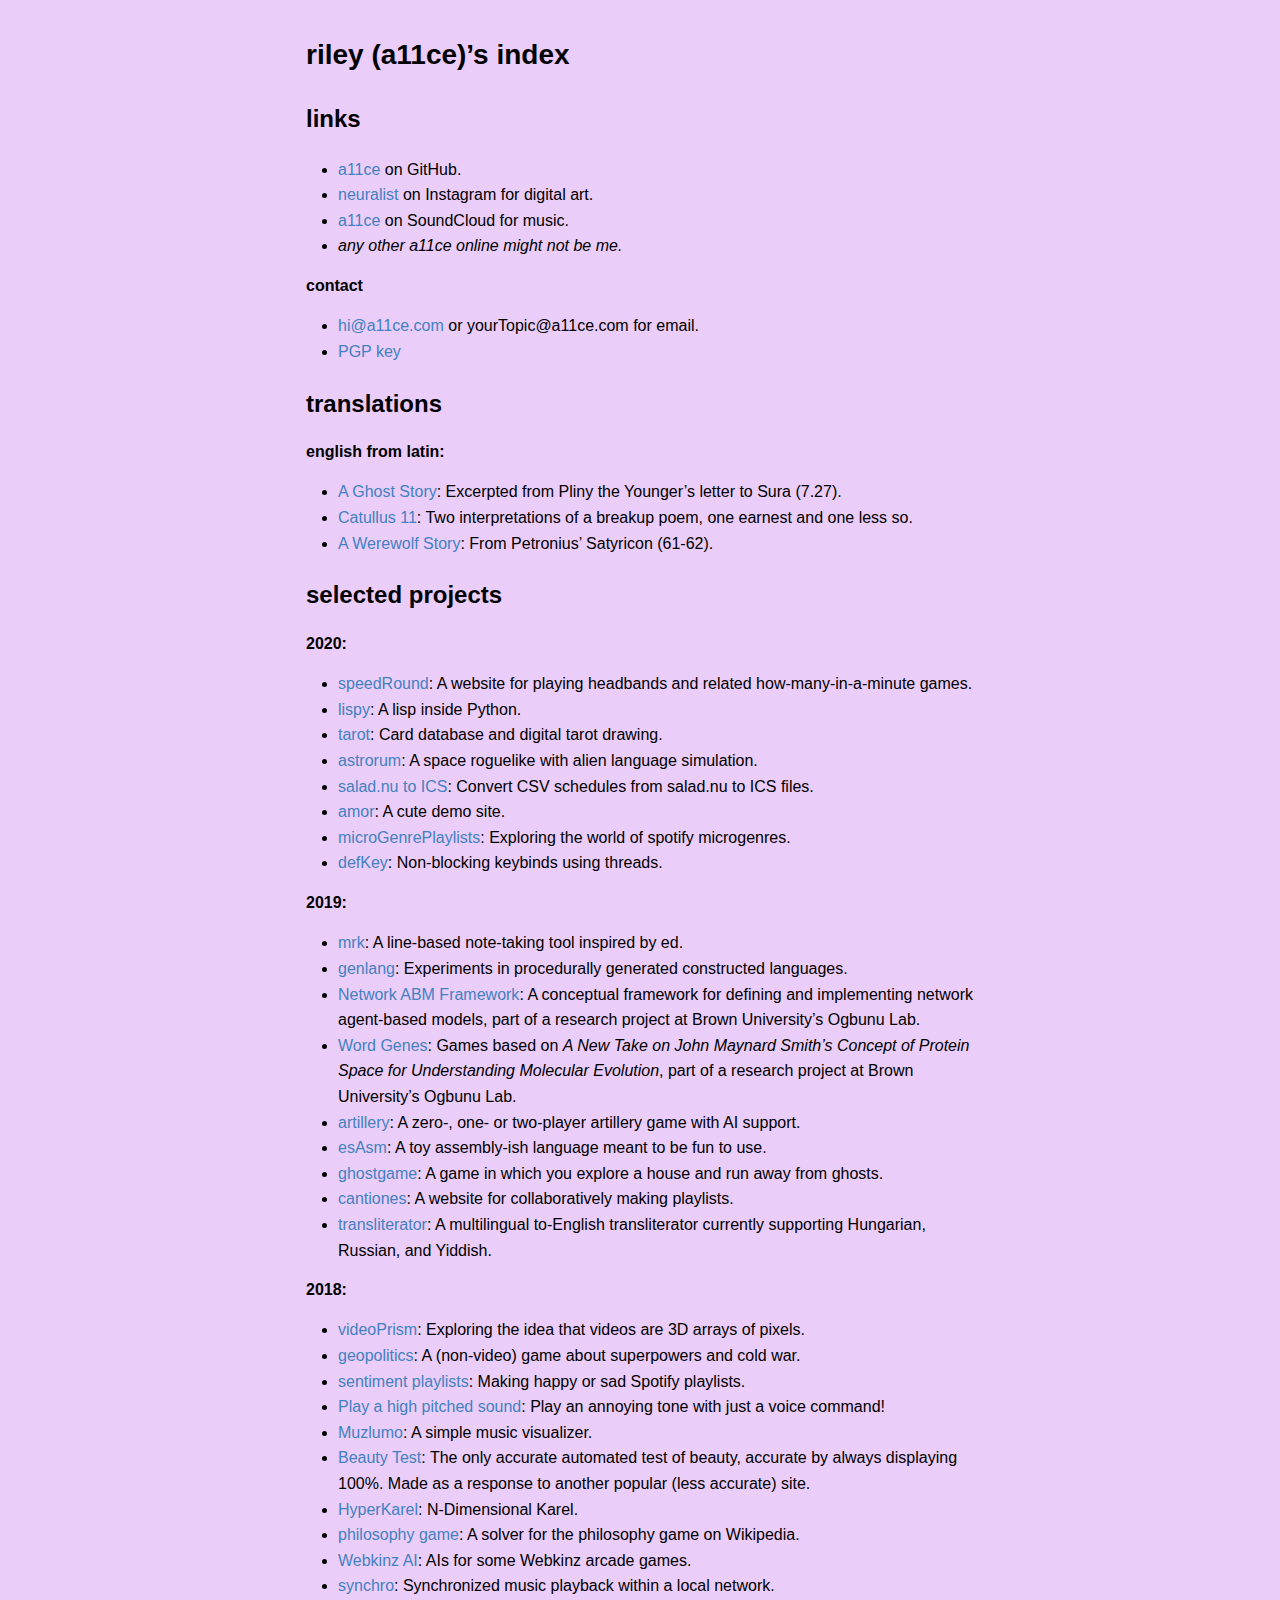
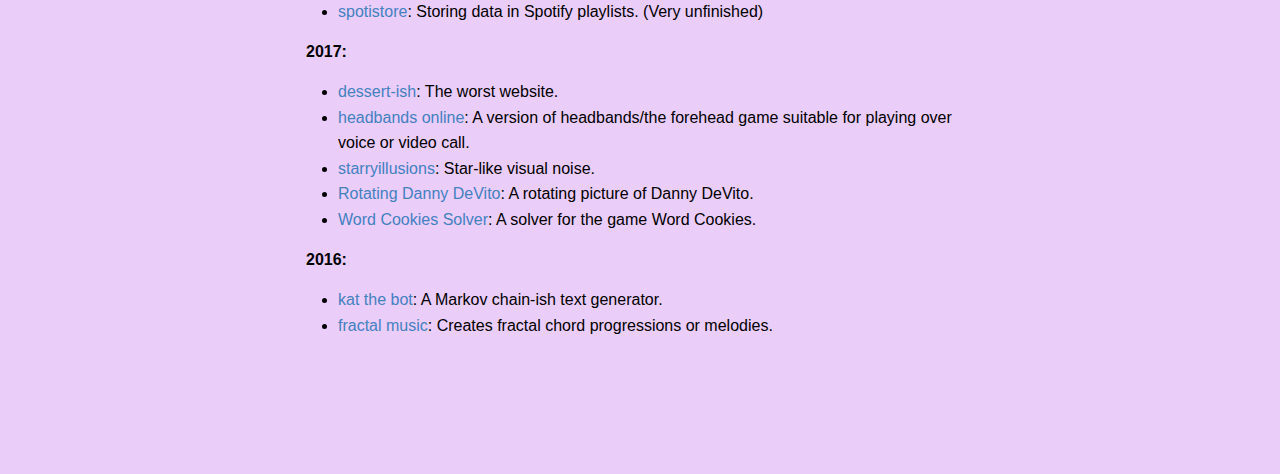
<file: index.html>
<!DOCTYPE html>
<html xmlns="http://www.w3.org/1999/xhtml" lang="" xml:lang="">
<head>
  <meta charset="utf-8" />
  <meta name="generator" content="pandoc" />
  <meta name="viewport" content="width=device-width, initial-scale=1.0, user-scalable=yes" />
  <title>riley (a11ce)'s index</title>
  <style>
    code{white-space: pre-wrap;}
    span.smallcaps{font-variant: small-caps;}
    span.underline{text-decoration: underline;}
    div.column{display: inline-block; vertical-align: top; width: 50%;}
    div.hanging-indent{margin-left: 1.5em; text-indent: -1.5em;}
    ul.task-list{list-style: none;}
  </style>
  <link rel="stylesheet" href="github.css" />
  <!--[if lt IE 9]>
    <script src="//cdnjs.cloudflare.com/ajax/libs/html5shiv/3.7.3/html5shiv-printshiv.min.js"></script>
  <![endif]-->
  <link rel="shortcut icon" type="image/x-icon" href="favicon.ico">

  <!-- Global site tag (gtag.js) - Google Analytics -->
  <script async src="https://www.googletagmanager.com/gtag/js?id=G-GV610JLNWC"></script>
  <script>
    window.dataLayer = window.dataLayer || [];
    function gtag(){dataLayer.push(arguments);}
    gtag('js', new Date());

    gtag('config', 'G-GV610JLNWC');
  </script>
</head>
<body>
<h1 id="riley-a11ces-index">riley (a11ce)’s index</h1>
<h2 id="links"><strong>links</strong></h2>
<ul>
<li><a href="https://github.com/a11ce">a11ce</a> on GitHub.</li>
<li><a href="https://www.instagram.com/neuralist/">neuralist</a> on Instagram for digital art.</li>
<li><a href="https://soundcloud.com/a11ce/">a11ce</a> on SoundCloud for music.</li>
<li><em>any other a11ce online might not be me.</em></li>
</ul>
<h5 id="contact">contact</h5>
<ul>
<li><a href="mailto:hi@a11ce.com">hi@a11ce.com</a> or yourTopic@a11ce.com for email.</li>
<li><a href="key.html">PGP key</a></li>
</ul>
<h2 id="translations"><strong>translations</strong></h2>
<h4 id="english-from-latin">english from latin:</h4>
<ul>
<li><a href="translation.html#a-ghost-story-from-pliny-7.27">A Ghost Story</a>: Excerpted from Pliny the Younger’s letter to Sura (7.27).</li>
<li><a href="translation.html#catullus-11">Catullus 11</a>: Two interpretations of a breakup poem, one earnest and one less so.</li>
<li><a href="translation.html#a-werewolf-story-from-satyricon-61-62">A Werewolf Story</a>: From Petronius’ Satyricon (61-62).</li>
</ul>
<h2 id="selected-projects"><strong>selected projects</strong></h2>
<h4 id="section">2020:</h4>
<ul>
<li><a href="https://a11ce.com/speedround">speedRound</a>: A website for playing headbands and related how-many-in-a-minute games.</li>
<li><a href="https://github.com/a11ce/lispy">lispy</a>: A lisp inside Python.</li>
<li><a href="https://github.com/a11ce/tarot">tarot</a>: Card database and digital tarot drawing.</li>
<li><a href="https://github.com/a11ce/astrorum">astrorum</a>: A space roguelike with alien language simulation.</li>
<li><a href="https://github.com/a11ce/saladnu-ics">salad.nu to ICS</a>: Convert CSV schedules from salad.nu to ICS files.</li>
<li><a href="https://a11ce.com/amor/">amor</a>: A cute demo site.</li>
<li><a href="https://github.com/a11ce/microGenrePlaylists">microGenrePlaylists</a>: Exploring the world of spotify microgenres.</li>
<li><a href="https://github.com/a11ce/defKey">defKey</a>: Non-blocking keybinds using threads.</li>
</ul>
<h4 id="section-1">2019:</h4>
<ul>
<li><a href="https://github.com/a11ce/mrk">mrk</a>: A line-based note-taking tool inspired by ed.</li>
<li><a href="https://github.com/a11ce/genlang">genlang</a>: Experiments in procedurally generated constructed languages.</li>
<li><a href="https://a11ce.github.io/network-ABM-framework/">Network ABM Framework</a>: A conceptual framework for defining and implementing network agent-based models, part of a research project at Brown University’s Ogbunu Lab.</li>
<li><a href="https://github.com/a11ce/word-genes">Word Genes</a>: Games based on <em>A New Take on John Maynard Smith’s Concept of Protein Space for Understanding Molecular Evolution</em>, part of a research project at Brown University’s Ogbunu Lab.</li>
<li><a href="https://github.com/a11ce/artillery">artillery</a>: A zero-, one- or two-player artillery game with AI support.</li>
<li><a href="https://github.com/a11ce/esAsm">esAsm</a>: A toy assembly-ish language meant to be fun to use.</li>
<li><a href="https://github.com/a11ce/ghostgame">ghostgame</a>: A game in which you explore a house and run away from ghosts.</li>
<li><a href="http://cantiones.herokuapp.com/">cantiones</a>: A website for collaboratively making playlists.</li>
<li><a href="https://github.com/a11ce/transliterator">transliterator</a>: A multilingual to-English transliterator currently supporting Hungarian, Russian, and Yiddish.</li>
</ul>
<h4 id="section-2">2018:</h4>
<ul>
<li><a href="https://github.com/a11ce/videoprism">videoPrism</a>: Exploring the idea that videos are 3D arrays of pixels.</li>
<li><a href="https://github.com/a11ce/geopolitics">geopolitics</a>: A (non-video) game about superpowers and cold war.</li>
<li><a href="https://github.com/a11ce/sentimentplaylists">sentiment playlists</a>: Making happy or sad Spotify playlists.</li>
<li><a href="https://github.com/a11ce/PlayAHighPitchedSound">Play a high pitched sound</a>: Play an annoying tone with just a voice command!</li>
<li><a href="https://github.com/a11ce/Muzlumo">Muzlumo</a>: A simple music visualizer.</li>
<li><a href="https://github.com/a11ce/beautytest">Beauty Test</a>: The only accurate automated test of beauty, accurate by always displaying 100%. Made as a response to another popular (less accurate) site.</li>
<li><a href="https://github.com/a11ce/HyperKarel">HyperKarel</a>: N-Dimensional Karel.</li>
<li><a href="https://github.com/a11ce/philosophy-game">philosophy game</a>: A solver for the philosophy game on Wikipedia.</li>
<li><a href="https://github.com/a11ce/webkinz-AI">Webkinz AI</a>: AIs for some Webkinz arcade games.</li>
<li><a href="https://github.com/a11ce/synchro">synchro</a>: Synchronized music playback within a local network.</li>
<li><a href="https://github.com/a11ce/spotistore">spotistore</a>: Storing data in Spotify playlists. (Very unfinished)</li>
</ul>
<h4 id="section-3">2017:</h4>
<ul>
<li><a href="https://github.com/a11ce/dessert-ish">dessert-ish</a>: The worst website.</li>
<li><a href="https://github.com/a11ce/headbands-online">headbands online</a>: A version of headbands/the forehead game suitable for playing over voice or video call.</li>
<li><a href="https://github.com/a11ce/starryillusions">starryillusions</a>: Star-like visual noise.</li>
<li><a href="https://github.com/a11ce/rotating-danny-devito">Rotating Danny DeVito</a>: A rotating picture of Danny DeVito.</li>
<li><a href="https://github.com/a11ce/wordcookiesolver">Word Cookies Solver</a>: A solver for the game Word Cookies.</li>
</ul>
<h4 id="section-4">2016:</h4>
<ul>
<li><a href="https://github.com/a11ce/kat-the-bot">kat the bot</a>: A Markov chain-ish text generator.</li>
<li><a href="https://github.com/a11ce/fractal-music">fractal music</a>: Creates fractal chord progressions or melodies.</li>
</ul>
</body>
</html>
</file>
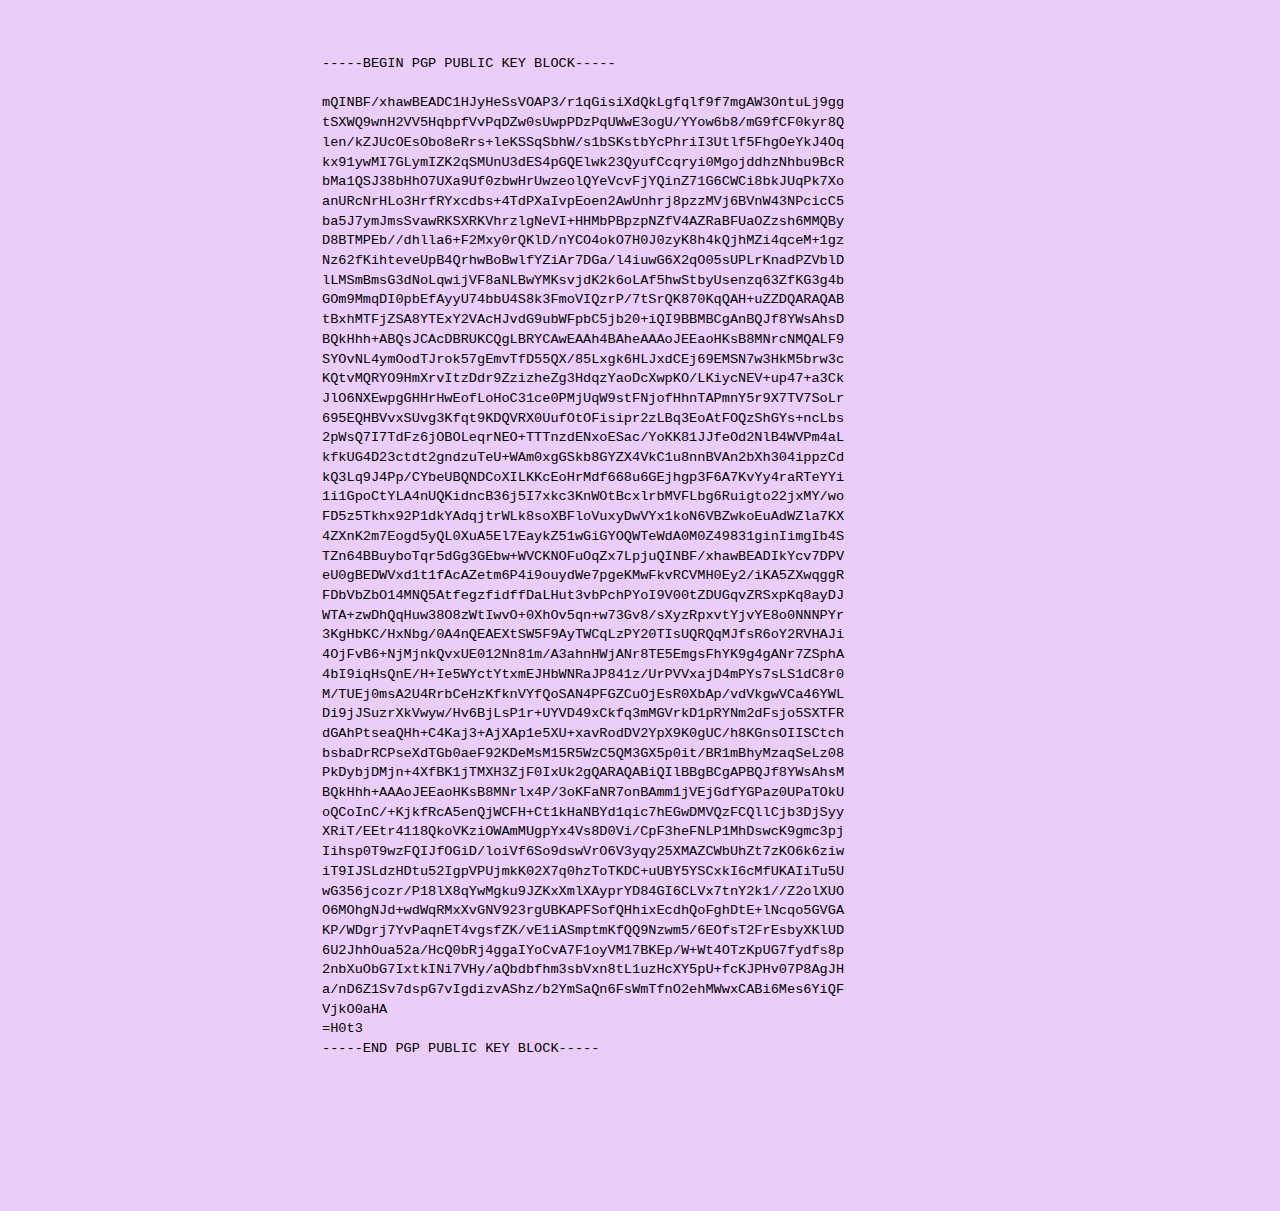
<file: key.html>
<!DOCTYPE html>
<html xmlns="http://www.w3.org/1999/xhtml" lang="" xml:lang="">
<head>
  <meta charset="utf-8" />
  <meta name="generator" content="pandoc" />
  <meta name="viewport" content="width=device-width, initial-scale=1.0, user-scalable=yes" />
  <title>riley (a11ce)'s pgp key</title>
  <style>
    code{white-space: pre-wrap;}
    span.smallcaps{font-variant: small-caps;}
    span.underline{text-decoration: underline;}
    div.column{display: inline-block; vertical-align: top; width: 50%;}
    div.hanging-indent{margin-left: 1.5em; text-indent: -1.5em;}
    ul.task-list{list-style: none;}
  </style>
  <link rel="stylesheet" href="github.css" />
  <!--[if lt IE 9]>
    <script src="//cdnjs.cloudflare.com/ajax/libs/html5shiv/3.7.3/html5shiv-printshiv.min.js"></script>
  <![endif]-->
  <link rel="shortcut icon" type="image/x-icon" href="favicon.ico">

  <!-- Global site tag (gtag.js) - Google Analytics -->
  <script async src="https://www.googletagmanager.com/gtag/js?id=G-GV610JLNWC"></script>
  <script>
    window.dataLayer = window.dataLayer || [];
    function gtag(){dataLayer.push(arguments);}
    gtag('js', new Date());

    gtag('config', 'G-GV610JLNWC');
  </script>
</head>
<body>
<pre><code>-----BEGIN PGP PUBLIC KEY BLOCK-----

mQINBF/xhawBEADC1HJyHeSsVOAP3/r1qGisiXdQkLgfqlf9f7mgAW3OntuLj9gg
tSXWQ9wnH2VV5HqbpfVvPqDZw0sUwpPDzPqUWwE3ogU/YYow6b8/mG9fCF0kyr8Q
len/kZJUcOEsObo8eRrs+leKSSqSbhW/s1bSKstbYcPhriI3Utlf5FhgOeYkJ4Oq
kx91ywMI7GLymIZK2qSMUnU3dES4pGQElwk23QyufCcqryi0MgojddhzNhbu9BcR
bMa1QSJ38bHhO7UXa9Uf0zbwHrUwzeolQYeVcvFjYQinZ71G6CWCi8bkJUqPk7Xo
anURcNrHLo3HrfRYxcdbs+4TdPXaIvpEoen2AwUnhrj8pzzMVj6BVnW43NPcicC5
ba5J7ymJmsSvawRKSXRKVhrzlgNeVI+HHMbPBpzpNZfV4AZRaBFUaOZzsh6MMQBy
D8BTMPEb//dhlla6+F2Mxy0rQKlD/nYCO4okO7H0J0zyK8h4kQjhMZi4qceM+1gz
Nz62fKihteveUpB4QrhwBoBwlfYZiAr7DGa/l4iuwG6X2qO05sUPLrKnadPZVblD
lLMSmBmsG3dNoLqwijVF8aNLBwYMKsvjdK2k6oLAf5hwStbyUsenzq63ZfKG3g4b
GOm9MmqDI0pbEfAyyU74bbU4S8k3FmoVIQzrP/7tSrQK870KqQAH+uZZDQARAQAB
tBxhMTFjZSA8YTExY2VAcHJvdG9ubWFpbC5jb20+iQI9BBMBCgAnBQJf8YWsAhsD
BQkHhh+ABQsJCAcDBRUKCQgLBRYCAwEAAh4BAheAAAoJEEaoHKsB8MNrcNMQALF9
SYOvNL4ymOodTJrok57gEmvTfD55QX/85Lxgk6HLJxdCEj69EMSN7w3HkM5brw3c
KQtvMQRYO9HmXrvItzDdr9ZzizheZg3HdqzYaoDcXwpKO/LKiycNEV+up47+a3Ck
JlO6NXEwpgGHHrHwEofLoHoC31ce0PMjUqW9stFNjofHhnTAPmnY5r9X7TV7SoLr
695EQHBVvxSUvg3Kfqt9KDQVRX0UufOtOFisipr2zLBq3EoAtFOQzShGYs+ncLbs
2pWsQ7I7TdFz6jOBOLeqrNEO+TTTnzdENxoESac/YoKK81JJfeOd2NlB4WVPm4aL
kfkUG4D23ctdt2gndzuTeU+WAm0xgGSkb8GYZX4VkC1u8nnBVAn2bXh304ippzCd
kQ3Lq9J4Pp/CYbeUBQNDCoXILKKcEoHrMdf668u6GEjhgp3F6A7KvYy4raRTeYYi
1i1GpoCtYLA4nUQKidncB36j5I7xkc3KnWOtBcxlrbMVFLbg6Ruigto22jxMY/wo
FD5z5Tkhx92P1dkYAdqjtrWLk8soXBFloVuxyDwVYx1koN6VBZwkoEuAdWZla7KX
4ZXnK2m7Eogd5yQL0XuA5El7EaykZ51wGiGYOQWTeWdA0M0Z49831ginIimgIb4S
TZn64BBuyboTqr5dGg3GEbw+WVCKNOFuOqZx7LpjuQINBF/xhawBEADIkYcv7DPV
eU0gBEDWVxd1t1fAcAZetm6P4i9ouydWe7pgeKMwFkvRCVMH0Ey2/iKA5ZXwqggR
FDbVbZbO14MNQ5AtfegzfidffDaLHut3vbPchPYoI9V00tZDUGqvZRSxpKq8ayDJ
WTA+zwDhQqHuw38O8zWtIwvO+0XhOv5qn+w73Gv8/sXyzRpxvtYjvYE8o0NNNPYr
3KgHbKC/HxNbg/0A4nQEAEXtSW5F9AyTWCqLzPY20TIsUQRQqMJfsR6oY2RVHAJi
4OjFvB6+NjMjnkQvxUE012Nn81m/A3ahnHWjANr8TE5EmgsFhYK9g4gANr7ZSphA
4bI9iqHsQnE/H+Ie5WYctYtxmEJHbWNRaJP841z/UrPVVxajD4mPYs7sLS1dC8r0
M/TUEj0msA2U4RrbCeHzKfknVYfQoSAN4PFGZCuOjEsR0XbAp/vdVkgwVCa46YWL
Di9jJSuzrXkVwyw/Hv6BjLsP1r+UYVD49xCkfq3mMGVrkD1pRYNm2dFsjo5SXTFR
dGAhPtseaQHh+C4Kaj3+AjXAp1e5XU+xavRodDV2YpX9K0gUC/h8KGnsOIISCtch
bsbaDrRCPseXdTGb0aeF92KDeMsM15R5WzC5QM3GX5p0it/BR1mBhyMzaqSeLz08
PkDybjDMjn+4XfBK1jTMXH3ZjF0IxUk2gQARAQABiQIlBBgBCgAPBQJf8YWsAhsM
BQkHhh+AAAoJEEaoHKsB8MNrlx4P/3oKFaNR7onBAmm1jVEjGdfYGPaz0UPaTOkU
oQCoInC/+KjkfRcA5enQjWCFH+Ct1kHaNBYd1qic7hEGwDMVQzFCQllCjb3DjSyy
XRiT/EEtr4118QkoVKziOWAmMUgpYx4Vs8D0Vi/CpF3heFNLP1MhDswcK9gmc3pj
Iihsp0T9wzFQIJfOGiD/loiVf6So9dswVrO6V3yqy25XMAZCWbUhZt7zKO6k6ziw
iT9IJSLdzHDtu52IgpVPUjmkK02X7q0hzToTKDC+uUBY5YSCxkI6cMfUKAIiTu5U
wG356jcozr/P18lX8qYwMgku9JZKxXmlXAyprYD84GI6CLVx7tnY2k1//Z2olXUO
O6MOhgNJd+wdWqRMxXvGNV923rgUBKAPFSofQHhixEcdhQoFghDtE+lNcqo5GVGA
KP/WDgrj7YvPaqnET4vgsfZK/vE1iASmptmKfQQ9Nzwm5/6EOfsT2FrEsbyXKlUD
6U2JhhOua52a/HcQ0bRj4ggaIYoCvA7F1oyVM17BKEp/W+Wt4OTzKpUG7fydfs8p
2nbXuObG7IxtkINi7VHy/aQbdbfhm3sbVxn8tL1uzHcXY5pU+fcKJPHv07P8AgJH
a/nD6Z1Sv7dspG7vIgdizvAShz/b2YmSaQn6FsWmTfnO2ehMWwxCABi6Mes6YiQF
VjkO0aHA
=H0t3
-----END PGP PUBLIC KEY BLOCK-----</code></pre>
</body>
</html>
</file>
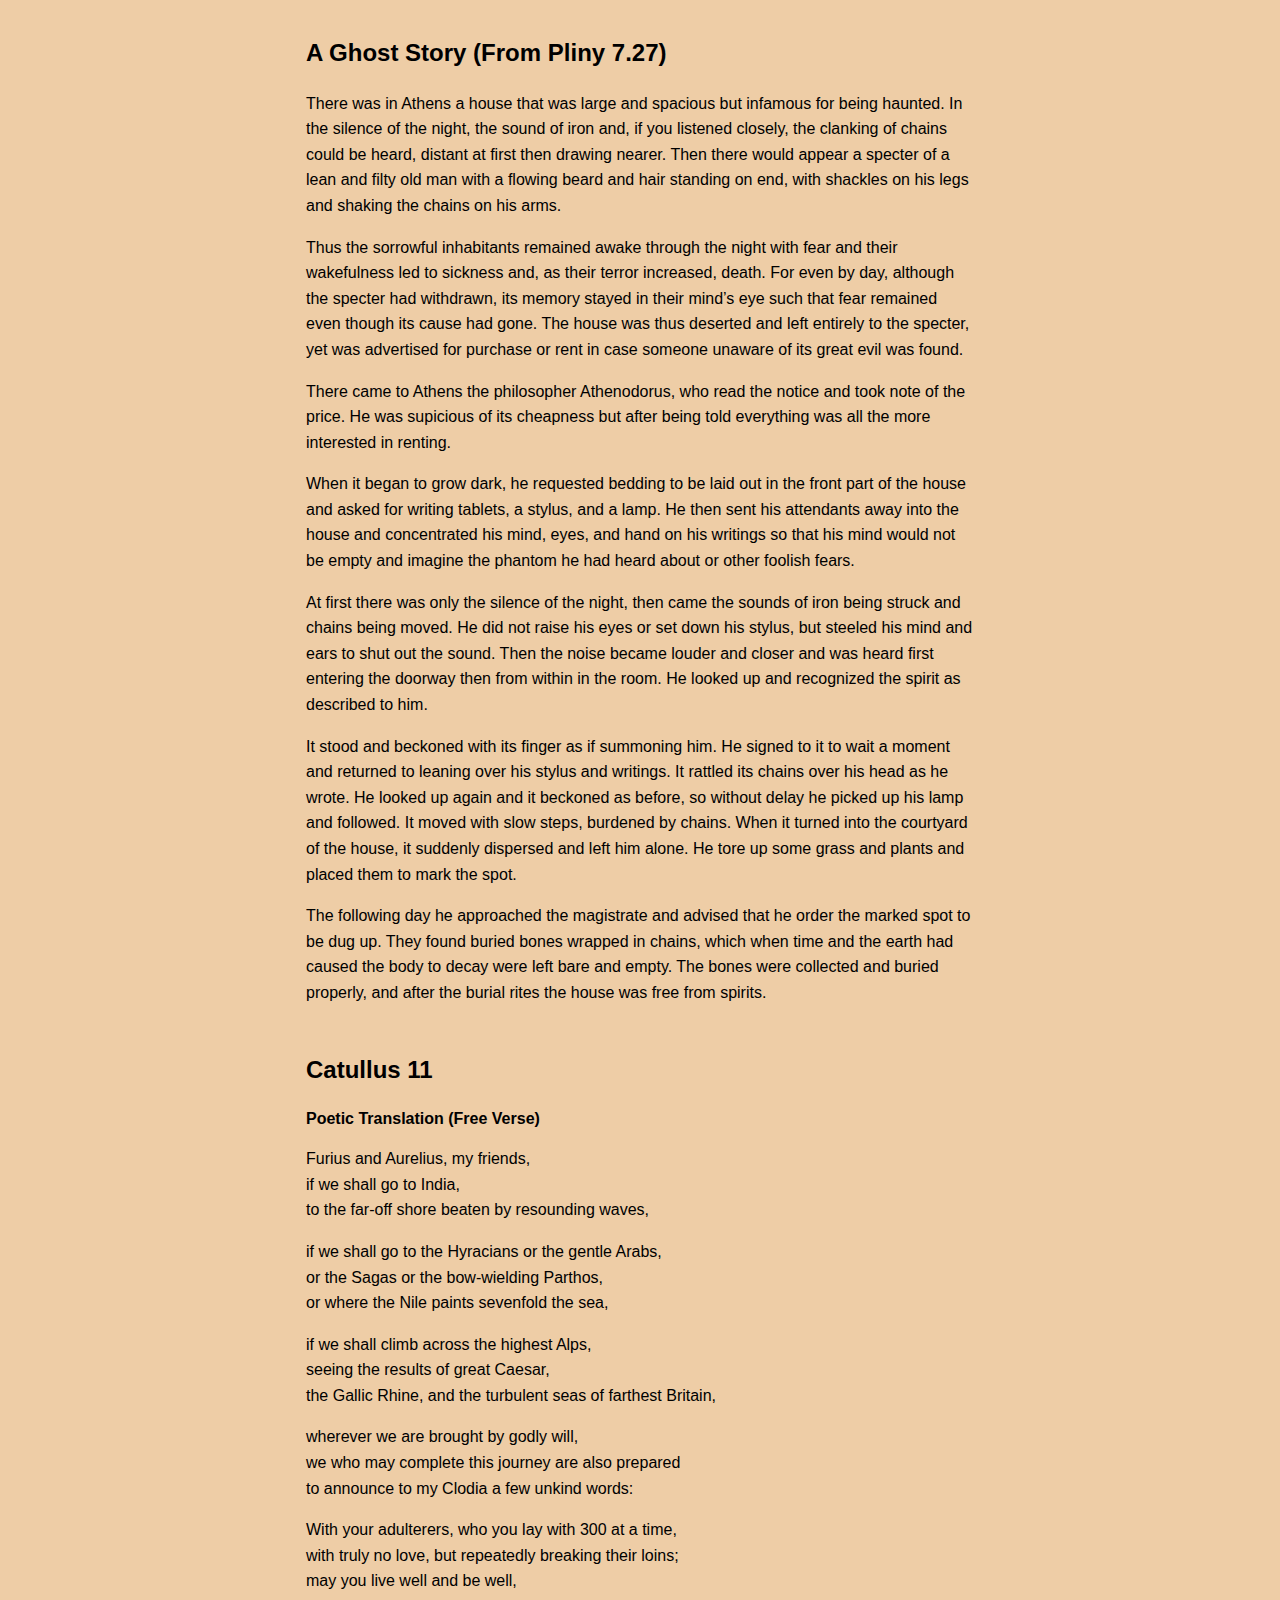
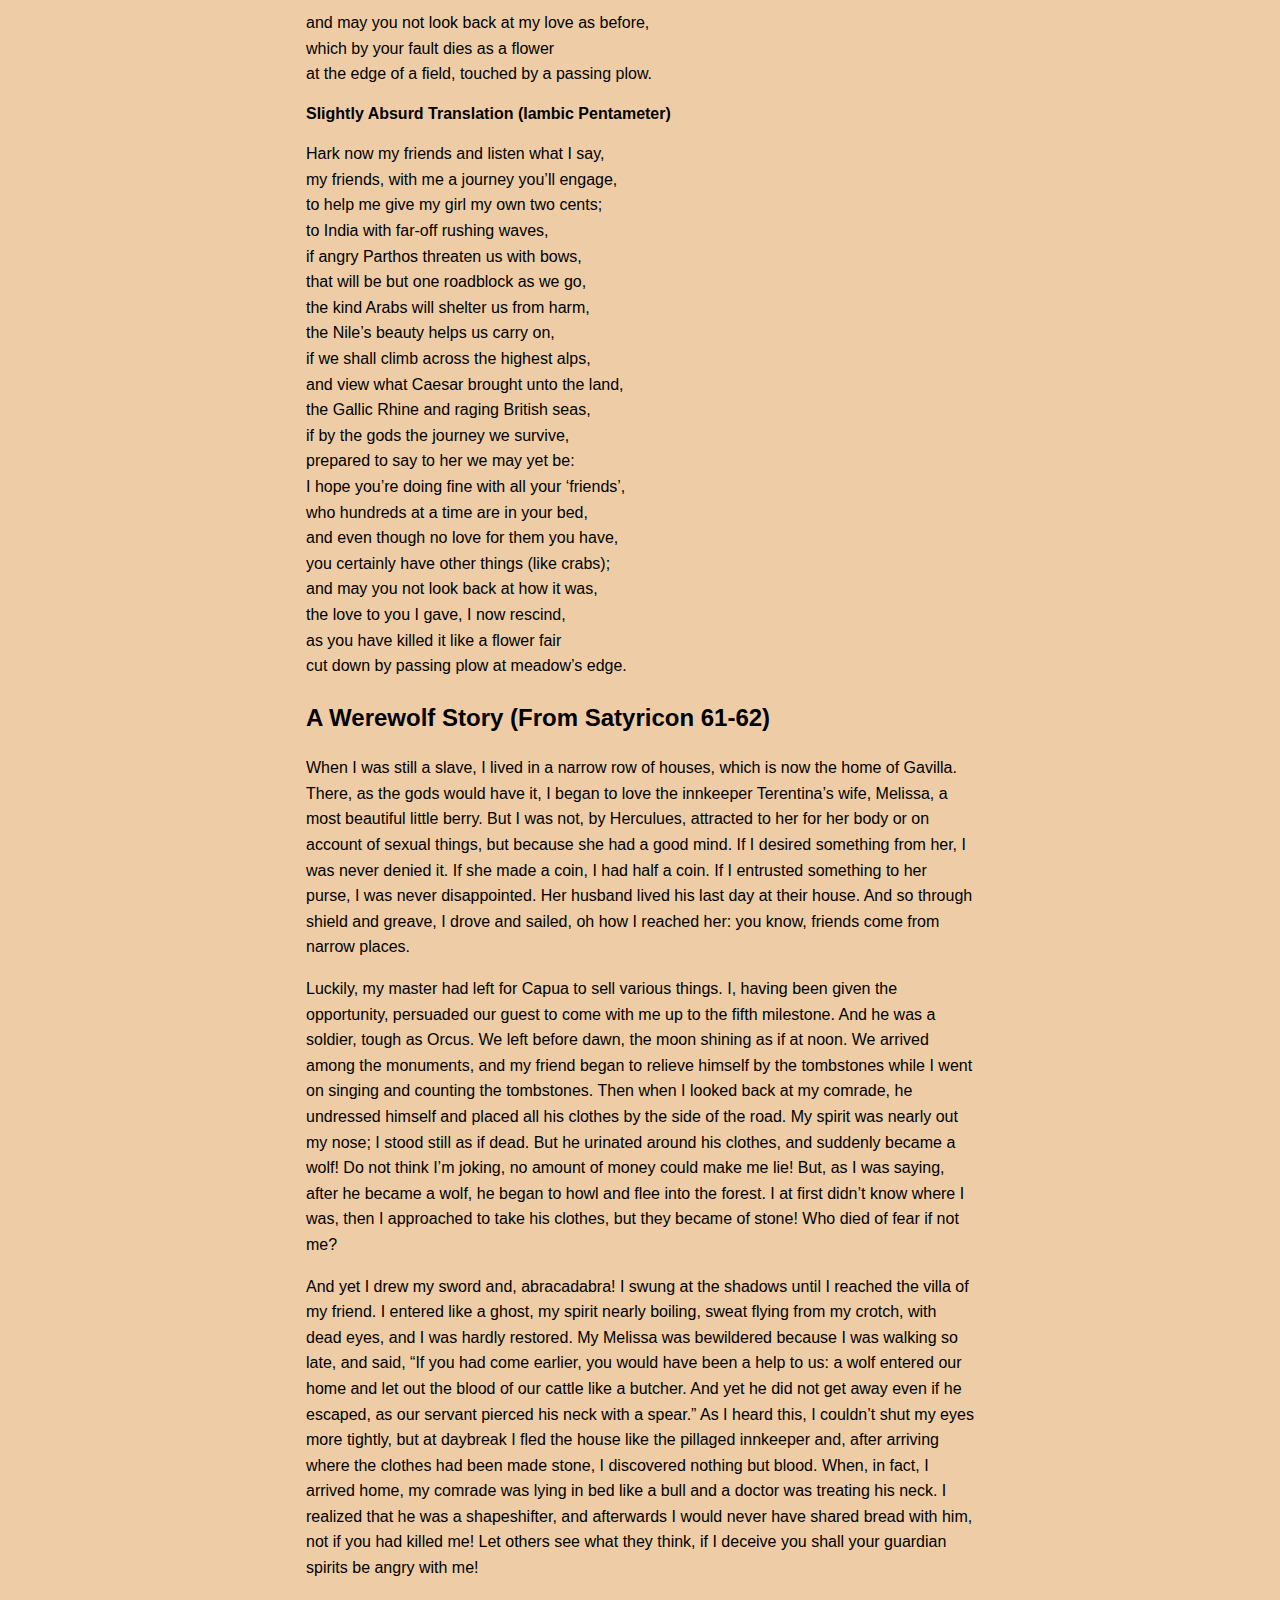
<file: translation.html>
<!DOCTYPE html>
<html xmlns="http://www.w3.org/1999/xhtml" lang="" xml:lang="">
<head>
  <meta charset="utf-8" />
  <meta name="generator" content="pandoc" />
  <meta name="viewport" content="width=device-width, initial-scale=1.0, user-scalable=yes" />
  <title>riley (a11ce)'s translations</title>
  <style>
    code{white-space: pre-wrap;}
    span.smallcaps{font-variant: small-caps;}
    span.underline{text-decoration: underline;}
    div.column{display: inline-block; vertical-align: top; width: 50%;}
    div.hanging-indent{margin-left: 1.5em; text-indent: -1.5em;}
    ul.task-list{list-style: none;}
  </style>
  <link rel="stylesheet" href="github.css" />
  <link rel="stylesheet" href="translation.css" />
  <!--[if lt IE 9]>
    <script src="//cdnjs.cloudflare.com/ajax/libs/html5shiv/3.7.3/html5shiv-printshiv.min.js"></script>
  <![endif]-->
  <link rel="shortcut icon" type="image/x-icon" href="favicon.ico">

  <!-- Global site tag (gtag.js) - Google Analytics -->
  <script async src="https://www.googletagmanager.com/gtag/js?id=G-GV610JLNWC"></script>
  <script>
    window.dataLayer = window.dataLayer || [];
    function gtag(){dataLayer.push(arguments);}
    gtag('js', new Date());

    gtag('config', 'G-GV610JLNWC');
  </script>
</head>
<body>
<h2 id="a-ghost-story-from-pliny-7.27"><strong>A Ghost Story (From Pliny 7.27)</strong></h2>
<p>There was in Athens a house that was large and spacious but infamous for being haunted. In the silence of the night, the sound of iron and, if you listened closely, the clanking of chains could be heard, distant at first then drawing nearer. Then there would appear a specter of a lean and filty old man with a flowing beard and hair standing on end, with shackles on his legs and shaking the chains on his arms.</p>
<p>Thus the sorrowful inhabitants remained awake through the night with fear and their wakefulness led to sickness and, as their terror increased, death. For even by day, although the specter had withdrawn, its memory stayed in their mind’s eye such that fear remained even though its cause had gone. The house was thus deserted and left entirely to the specter, yet was advertised for purchase or rent in case someone unaware of its great evil was found.</p>
<p>There came to Athens the philosopher Athenodorus, who read the notice and took note of the price. He was supicious of its cheapness but after being told everything was all the more interested in renting.</p>
<p>When it began to grow dark, he requested bedding to be laid out in the front part of the house and asked for writing tablets, a stylus, and a lamp. He then sent his attendants away into the house and concentrated his mind, eyes, and hand on his writings so that his mind would not be empty and imagine the phantom he had heard about or other foolish fears.</p>
<p>At first there was only the silence of the night, then came the sounds of iron being struck and chains being moved. He did not raise his eyes or set down his stylus, but steeled his mind and ears to shut out the sound. Then the noise became louder and closer and was heard first entering the doorway then from within in the room. He looked up and recognized the spirit as described to him.</p>
<p>It stood and beckoned with its finger as if summoning him. He signed to it to wait a moment and returned to leaning over his stylus and writings. It rattled its chains over his head as he wrote. He looked up again and it beckoned as before, so without delay he picked up his lamp and followed. It moved with slow steps, burdened by chains. When it turned into the courtyard of the house, it suddenly dispersed and left him alone. He tore up some grass and plants and placed them to mark the spot.</p>
<p>The following day he approached the magistrate and advised that he order the marked spot to be dug up. They found buried bones wrapped in chains, which when time and the earth had caused the body to decay were left bare and empty. The bones were collected and buried properly, and after the burial rites the house was free from spirits.<br />
<br></p>
<h2 id="catullus-11"><strong>Catullus 11</strong></h2>
<h4 id="poetic-translation-free-verse">Poetic Translation (Free Verse)</h4>
<p>Furius and Aurelius, my friends,<br />
if we shall go to India,<br />
to the far-off shore beaten by resounding waves,</p>
<p>if we shall go to the Hyracians or the gentle Arabs,<br />
or the Sagas or the bow-wielding Parthos,<br />
or where the Nile paints sevenfold the sea,</p>
<p>if we shall climb across the highest Alps,<br />
seeing the results of great Caesar,<br />
the Gallic Rhine, and the turbulent seas of farthest Britain,</p>
<p>wherever we are brought by godly will,<br />
we who may complete this journey are also prepared<br />
to announce to my Clodia a few unkind words:</p>
<p>With your adulterers, who you lay with 300 at a time,<br />
with truly no love, but repeatedly breaking their loins;<br />
may you live well and be well,</p>
<p>and may you not look back at my love as before,<br />
which by your fault dies as a flower<br />
at the edge of a field, touched by a passing plow.<br />
</p>
<h4 id="slightly-absurd-translation-iambic-pentameter">Slightly Absurd Translation (Iambic Pentameter)</h4>
<p>Hark now my friends and listen what I say,<br />
my friends, with me a journey you’ll engage,<br />
to help me give my girl my own two cents;<br />
to India with far-off rushing waves,<br />
if angry Parthos threaten us with bows,<br />
that will be but one roadblock as we go,<br />
the kind Arabs will shelter us from harm,<br />
the Nile’s beauty helps us carry on,<br />
if we shall climb across the highest alps,<br />
and view what Caesar brought unto the land,<br />
the Gallic Rhine and raging British seas,<br />
if by the gods the journey we survive,<br />
prepared to say to her we may yet be:<br />
I hope you’re doing fine with all your ‘friends’,<br />
who hundreds at a time are in your bed,<br />
and even though no love for them you have,<br />
you certainly have other things (like crabs);<br />
and may you not look back at how it was,<br />
the love to you I gave, I now rescind,<br />
as you have killed it like a flower fair<br />
cut down by passing plow at meadow’s edge.<br />
</p>
<h2 id="a-werewolf-story-from-satyricon-61-62"><strong>A Werewolf Story (From Satyricon 61-62)</strong></h2>
<p>When I was still a slave, I lived in a narrow row of houses, which is now the home of Gavilla. There, as the gods would have it, I began to love the innkeeper Terentina’s wife, Melissa, a most beautiful little berry. But I was not, by Herculues, attracted to her for her body or on account of sexual things, but because she had a good mind. If I desired something from her, I was never denied it. If she made a coin, I had half a coin. If I entrusted something to her purse, I was never disappointed. Her husband lived his last day at their house. And so through shield and greave, I drove and sailed, oh how I reached her: you know, friends come from narrow places.</p>
<p>Luckily, my master had left for Capua to sell various things. I, having been given the opportunity, persuaded our guest to come with me up to the fifth milestone. And he was a soldier, tough as Orcus. We left before dawn, the moon shining as if at noon. We arrived among the monuments, and my friend began to relieve himself by the tombstones while I went on singing and counting the tombstones. Then when I looked back at my comrade, he undressed himself and placed all his clothes by the side of the road. My spirit was nearly out my nose; I stood still as if dead. But he urinated around his clothes, and suddenly became a wolf! Do not think I’m joking, no amount of money could make me lie! But, as I was saying, after he became a wolf, he began to howl and flee into the forest. I at first didn’t know where I was, then I approached to take his clothes, but they became of stone! Who died of fear if not me?</p>
<p>And yet I drew my sword and, abracadabra! I swung at the shadows until I reached the villa of my friend. I entered like a ghost, my spirit nearly boiling, sweat flying from my crotch, with dead eyes, and I was hardly restored. My Melissa was bewildered because I was walking so late, and said, “If you had come earlier, you would have been a help to us: a wolf entered our home and let out the blood of our cattle like a butcher. And yet he did not get away even if he escaped, as our servant pierced his neck with a spear.” As I heard this, I couldn’t shut my eyes more tightly, but at daybreak I fled the house like the pillaged innkeeper and, after arriving where the clothes had been made stone, I discovered nothing but blood. When, in fact, I arrived home, my comrade was lying in bed like a bull and a doctor was treating his neck. I realized that he was a shapeshifter, and afterwards I would never have shared bread with him, not if you had killed me! Let others see what they think, if I deceive you shall your guardian spirits be angry with me!</p>
</body>
</html>
</file>
<file: github.css>
@font-face {
  font-family: octicons-link;
  src: url([data-uri]) format('woff');
}

body {
  -webkit-text-size-adjust: 100%;
  text-size-adjust: 100%;
  background-color: #EBCDFA;
  font-family: "Helvetica Neue", Helvetica, "Segoe UI", Arial, freesans, sans-serif, "Apple Color Emoji", "Segoe UI Emoji", "Segoe UI Symbol";
  font-size: 16px;
  line-height: 1.6;
  word-wrap: break-word;
  width: 728px;
  max-width: 99%;
  box-sizing: border-box;
  padding: 30px 30px 8rem 30px;
  margin-left: auto;
  margin-right: auto;
}

body a {
  background-color: transparent;
  color: #EBCDFA;
}

body a:active,
body a:hover {
  outline: 0;
}

body strong {
  font-weight: bold;
}

body h1 {
  font-size: 2em;
  margin: 0.67em 0;
}

body img {
  border: 0;
}

body hr {
  box-sizing: content-box;
  height: 0;
}

body pre {
  overflow: auto;
}

body code,
body kbd,
body pre {
  font-family: monospace, monospace;
  font-size: 1em;
}

body input {
  color: inherit;
  font: inherit;
  margin: 0;
}

body html input[disabled] {
  cursor: default;
}

body input {
  line-height: normal;
}

body input[type="checkbox"] {
  box-sizing: border-box;
  padding: 0;
}

body table {
  border-collapse: collapse;
  border-spacing: 0;
}

body td,
body th {
  padding: 0;
}

body * {
  box-sizing: border-box;
}

body input {
  font: 13px / 1.4 Helvetica, arial, nimbussansl, liberationsans, freesans, clean, sans-serif, "Apple Color Emoji", "Segoe UI Emoji", "Segoe UI Symbol";
}

body a {
  color: #4381c1;
  text-decoration: none;
  }

body a:hover,
body a:active {
  text-decoration: underline;
}

body hr {
  height: 0;
  margin: 15px 0;
  overflow: hidden;
  background: transparent;
  border: 0;
  border-bottom: 1px solid #ddd;
}

body hr:before {
  display: table;
  content: "";
}

body hr:after {
  display: table;
  clear: both;
  content: "";
}

body h1,
body h2,
body h3,
body h4,
body h5,
body h6 {
  margin-top: 15px;
  margin-bottom: 15px;
  line-height: 1.1;
}

body h1 {
  font-size: 30px;
}

body h2 {
  font-size: 21px;
}

body h3 {
  font-size: 16px;
}

body h4 {
  font-size: 14px;
}

body h5 {
  font-size: 12px;
}

body h6 {
  font-size: 11px;
}

body blockquote {
  margin: 0;
}

body ul,
body ol {
  padding: 0;
  margin-top: 0;
  margin-bottom: 0;
}

body ol ol,
body ul ol {
  list-style-type: lower-roman;
}

body ul ul ol,
body ul ol ol,
body ol ul ol,
body ol ol ol {
  list-style-type: lower-alpha;
}

body dd {
  margin-left: 0;
}

body code {
  font-family: Consolas, "Liberation Mono", Menlo, Courier, monospace;
  font-size: 12px;
}

body pre {
  margin-top: 0;
  margin-bottom: 0;
  font: 12px Consolas, "Liberation Mono", Menlo, Courier, monospace;
}

body .select::-ms-expand {
  opacity: 0;
}

body .octicon {
  font: normal normal normal 16px/1 octicons-link;
  display: inline-block;
  text-decoration: none;
  text-rendering: auto;
  -webkit-font-smoothing: antialiased;
  -moz-osx-font-smoothing: grayscale;
  -webkit-user-select: none;
  -moz-user-select: none;
  -ms-user-select: none;
  user-select: none;
}

body .octicon-link:before {
  content: '\f05c';
}

body:before {
  display: table;
  content: "";
}

body:after {
  display: table;
  clear: both;
  content: "";
}

body>*:first-child {
  margin-top: 0 !important;
}

body>*:last-child {
  margin-bottom: 0 !important;
}

body a:not([href]) {
  color: inherit;
  text-decoration: none;
}

body .anchor {
  display: inline-block;
  padding-right: 2px;
  margin-left: -18px;
}

body .anchor:focus {
  outline: none;
}

body h1,
body h2,
body h3,
body h4,
body h5,
body h6 {
  margin-top: 1em;
  margin-bottom: 16px;
  font-weight: bold;
  line-height: 1.4;
}

body h1 .octicon-link,
body h2 .octicon-link,
body h3 .octicon-link,
body h4 .octicon-link,
body h5 .octicon-link,
body h6 .octicon-link {
  color: #000;
  vertical-align: middle;
  visibility: hidden;
}

body h1:hover .anchor,
body h2:hover .anchor,
body h3:hover .anchor,
body h4:hover .anchor,
body h5:hover .anchor,
body h6:hover .anchor {
  text-decoration: none;
}

body h1:hover .anchor .octicon-link,
body h2:hover .anchor .octicon-link,
body h3:hover .anchor .octicon-link,
body h4:hover .anchor .octicon-link,
body h5:hover .anchor .octicon-link,
body h6:hover .anchor .octicon-link {
  visibility: visible;
}

body h1 {
  padding-bottom: 0.3em;
  font-size: 1.75em;
  line-height: 1.2;
}

body h1 .anchor {
  line-height: 1;
}

body h2 {
  padding-bottom: 0.3em;
  font-size: 1.5em;
  line-height: 1.225;
}

body h2 .anchor {
  line-height: 1;
}

body h3 {
  font-size: 1.25em;
  line-height: 1.43;
}

body h3 .anchor {
  line-height: 1.2;
}

body h4 {
  font-size: 1em;
}

body h4 .anchor {
  line-height: 1.2;
}

body h5 {
  font-size: 1em;
}

body h5 .anchor {
  line-height: 1.1;
}

body h6 {
  font-size: 1em;
  color: #777;
}

body h6 .anchor {
  line-height: 1.1;
}

body p,
body blockquote,
body ul,
body ol,
body dl,
body table,
body pre {
  margin-top: 0;
  margin-bottom: 16px;
}

body hr {
  height: 4px;
  padding: 0;
  margin: 16px 0;
  background-color: #e7e7e7;
  border: 0 none;
}

body ul,
body ol {
  padding-left: 2em;
}

body ul ul,
body ul ol,
body ol ol,
body ol ul {
  margin-top: 0;
  margin-bottom: 0;
}

body li>p {
  margin-top: 16px;
}

body dl {
  padding: 0;
}

body dl dt {
  padding: 0;
  margin-top: 16px;
  font-size: 1em;
  font-style: italic;
  font-weight: bold;
}

body dl dd {
  padding: 0 16px;
  margin-bottom: 16px;
}

body blockquote {
  padding: 0 15px;
  color: #666;
  border-left: 4px solid #aaa;
}

body blockquote>:first-child {
  margin-top: 0;
}

body blockquote>:last-child {
  margin-bottom: 0;
}

body table {
  display: block;
  width: 100%;
  overflow: auto;
  word-break: normal;
  word-break: keep-all;
}

body table th {
  font-weight: bold;
}

body table th,
body table td {
  padding: 6px 13px;
  border: 1px solid #ddd;
}

body table tr {
  background-color: #fff;
  border-top: 1px solid #ccc;
}

body table tr:nth-child(2n) {
  background-color: #f8f8f8;
}

body img {
  max-width: 100%;
  box-sizing: content-box;
  background-color: #fff;
}

body code {
  padding: 0;
  padding-top: 0;
  padding-bottom: 0;
  margin: 0;
  font-size: 85%;
  background-color: rgba(0,0,0,0.04);
  border-radius: 3px;
}

body code:before,
body code:after {
  letter-spacing: -0.2em;
  content: "\00a0";
}

body pre>code {
  padding: 0;
  margin: 0;
  font-size: 100%;
  word-break: normal;
  white-space: pre;
  background: transparent;
  border: 0;
}

body .highlight {
  margin-bottom: 16px;
}

body .highlight pre,
body pre {
  padding: 16px;
  overflow: auto;
  font-size: 85%;
  line-height: 1.45;
  border-radius: 3px;
}

body .highlight pre {
  margin-bottom: 0;
  word-break: normal;
}

body pre {
  word-wrap: normal;
}

body pre code {
  display: inline;
  max-width: initial;
  padding: 0;
  margin: 0;
  overflow: initial;
  line-height: inherit;
  word-wrap: normal;
  background-color: transparent;
  border: 0;
}

body pre code:before,
body pre code:after {
  content: normal;
}

body kbd {
  display: inline-block;
  padding: 3px 5px;
  font-size: 11px;
  line-height: 10px;
  color: #555;
  vertical-align: middle;
  background-color: #fcfcfc;
  border: solid 1px #ccc;
  border-bottom-color: #bbb;
  border-radius: 3px;
  box-shadow: inset 0 -1px 0 #bbb;
}

body .pl-c {
  color: #969896;
}

body .pl-c1,
body .pl-s .pl-v {
  color: #0086b3;
}

body .pl-e,
body .pl-en {
  color: #795da3;
}

body .pl-s .pl-s1,
body .pl-smi {
  color: #333;
}

body .pl-ent {
  color: #63a35c;
}

body .pl-k {
  color: #a71d5d;
}

body .pl-pds,
body .pl-s,
body .pl-s .pl-pse .pl-s1,
body .pl-sr,
body .pl-sr .pl-cce,
body .pl-sr .pl-sra,
body .pl-sr .pl-sre {
  color: #183691;
}

body .pl-v {
  color: #ed6a43;
}

body .pl-id {
  color: #b52a1d;
}

body .pl-ii {
  background-color: #b52a1d;
  color: #f8f8f8;
}

body .pl-sr .pl-cce {
  color: #63a35c;
  font-weight: bold;
}

body .pl-ml {
  color: #693a17;
}

body .pl-mh,
body .pl-mh .pl-en,
body .pl-ms {
  color: #1d3e81;
  font-weight: bold;
}

body .pl-mq {
  color: #008080;
}

body .pl-mi {
  color: #333;
  font-style: italic;
}

body .pl-mb {
  color: #333;
  font-weight: bold;
}

body .pl-md {
  background-color: #ffecec;
  color: #bd2c00;
}

body .pl-mi1 {
  background-color: #eaffea;
  color: #55a532;
}

body .pl-mdr {
  color: #795da3;
  font-weight: bold;
}

body .pl-mo {
  color: #1d3e81;
}

body kbd {
  display: inline-block;
  padding: 3px 5px;
  font: 11px Consolas, "Liberation Mono", Menlo, Courier, monospace;
  line-height: 10px;
  color: #555;
  vertical-align: middle;
  background-color: #fcfcfc;
  border: solid 1px #ccc;
  border-bottom-color: #bbb;
  border-radius: 3px;
  box-shadow: inset 0 -1px 0 #bbb;
}

body .task-list-item {
  list-style-type: none;
}

body .task-list-item+.task-list-item {
  margin-top: 3px;
}

body .task-list-item input {
  margin: 0 0.35em 0.25em -1.6em;
  vertical-align: middle;
}

body :checked+.radio-label {
  z-index: 1;
  position: relative;
  border-color: #4078c0;
}
</file>
<file: translation.css>
body {
    background-color: #EECDA6;
}
</file>
